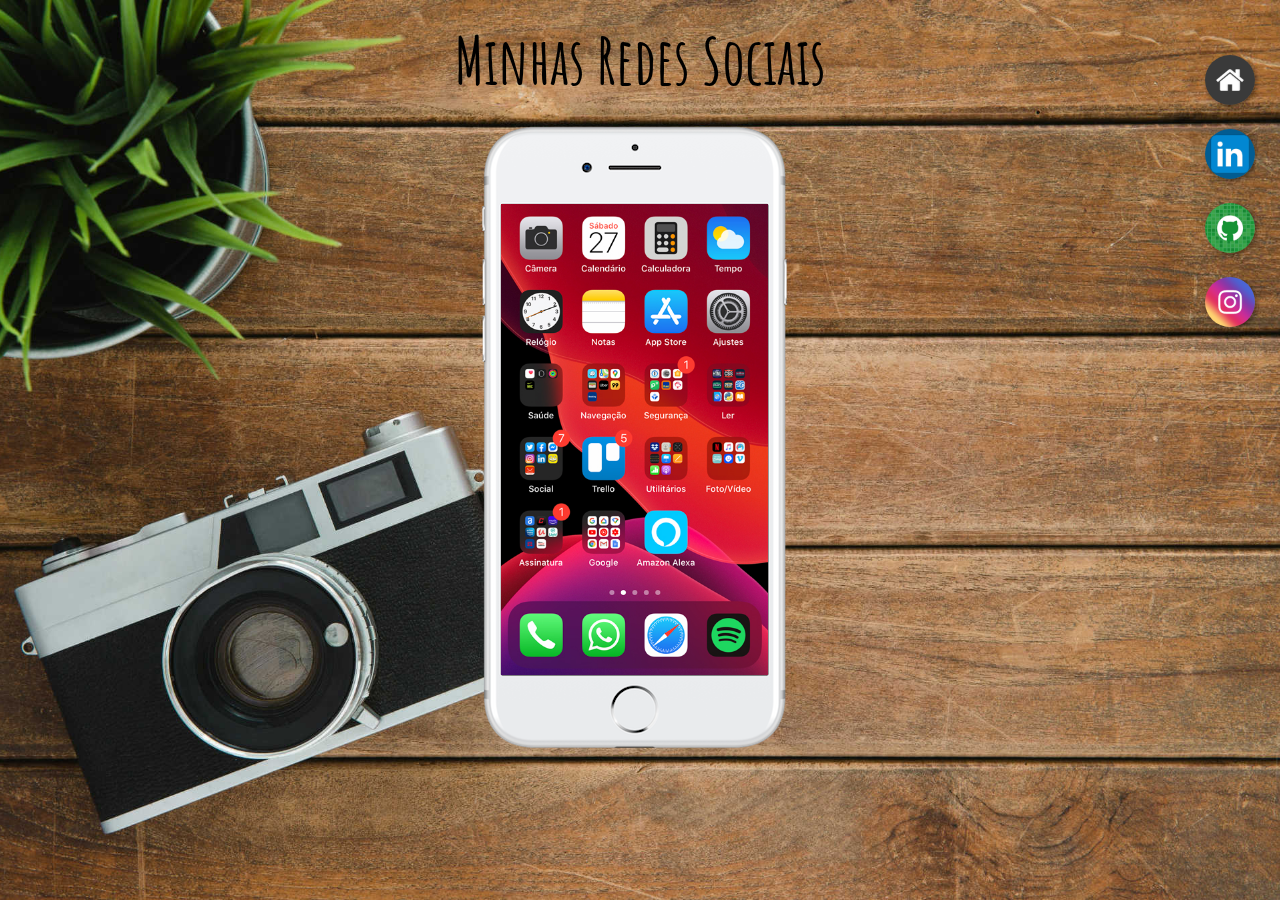
<file: index.html>
<!DOCTYPE html>
<html lang="pt-br">
<head>
    <meta charset="UTF-8">
    <meta name="viewport" content="width=device-width, initial-scale=1.0">
    <link rel="shortcut icon" href="./imagens/favicon-william-type3.ico" type="image/x-icon">
    <title>Projeto Redes Sociais</title>

    <link rel="stylesheet" href="./estilos/style.css">
</head>
<body>
    <header>
        <h1>Minhas Redes Sociais</h1>
    </header>
    <main>
        <section id="telefone">
            <iframe src="home.html" name="tela" id="tela" frameborder="0">
                Infelizmente seu navegador não é compatível
            </iframe>
        </section>
        <section id="redes-sociais">
            <a href="./home.html" target="tela"><img src="./imagens/logo-home.jpg" alt="Home"></a><br>
            <a href="./linkedin.html" target="tela"><img src="./imagens/logo-linkedin.jpg" alt="LinkedIn"></a><br>
            <a href="./github.html" target="tela"><img src="./imagens/logo-github.jpg" alt="GitHub"></a><br>
            <a href="./instagram.html" target="tela"><img src="./imagens/logo-instagram.jpg" alt="Instagram"></a><br>
        </section>
    </main>
</body>
</html>
</file>
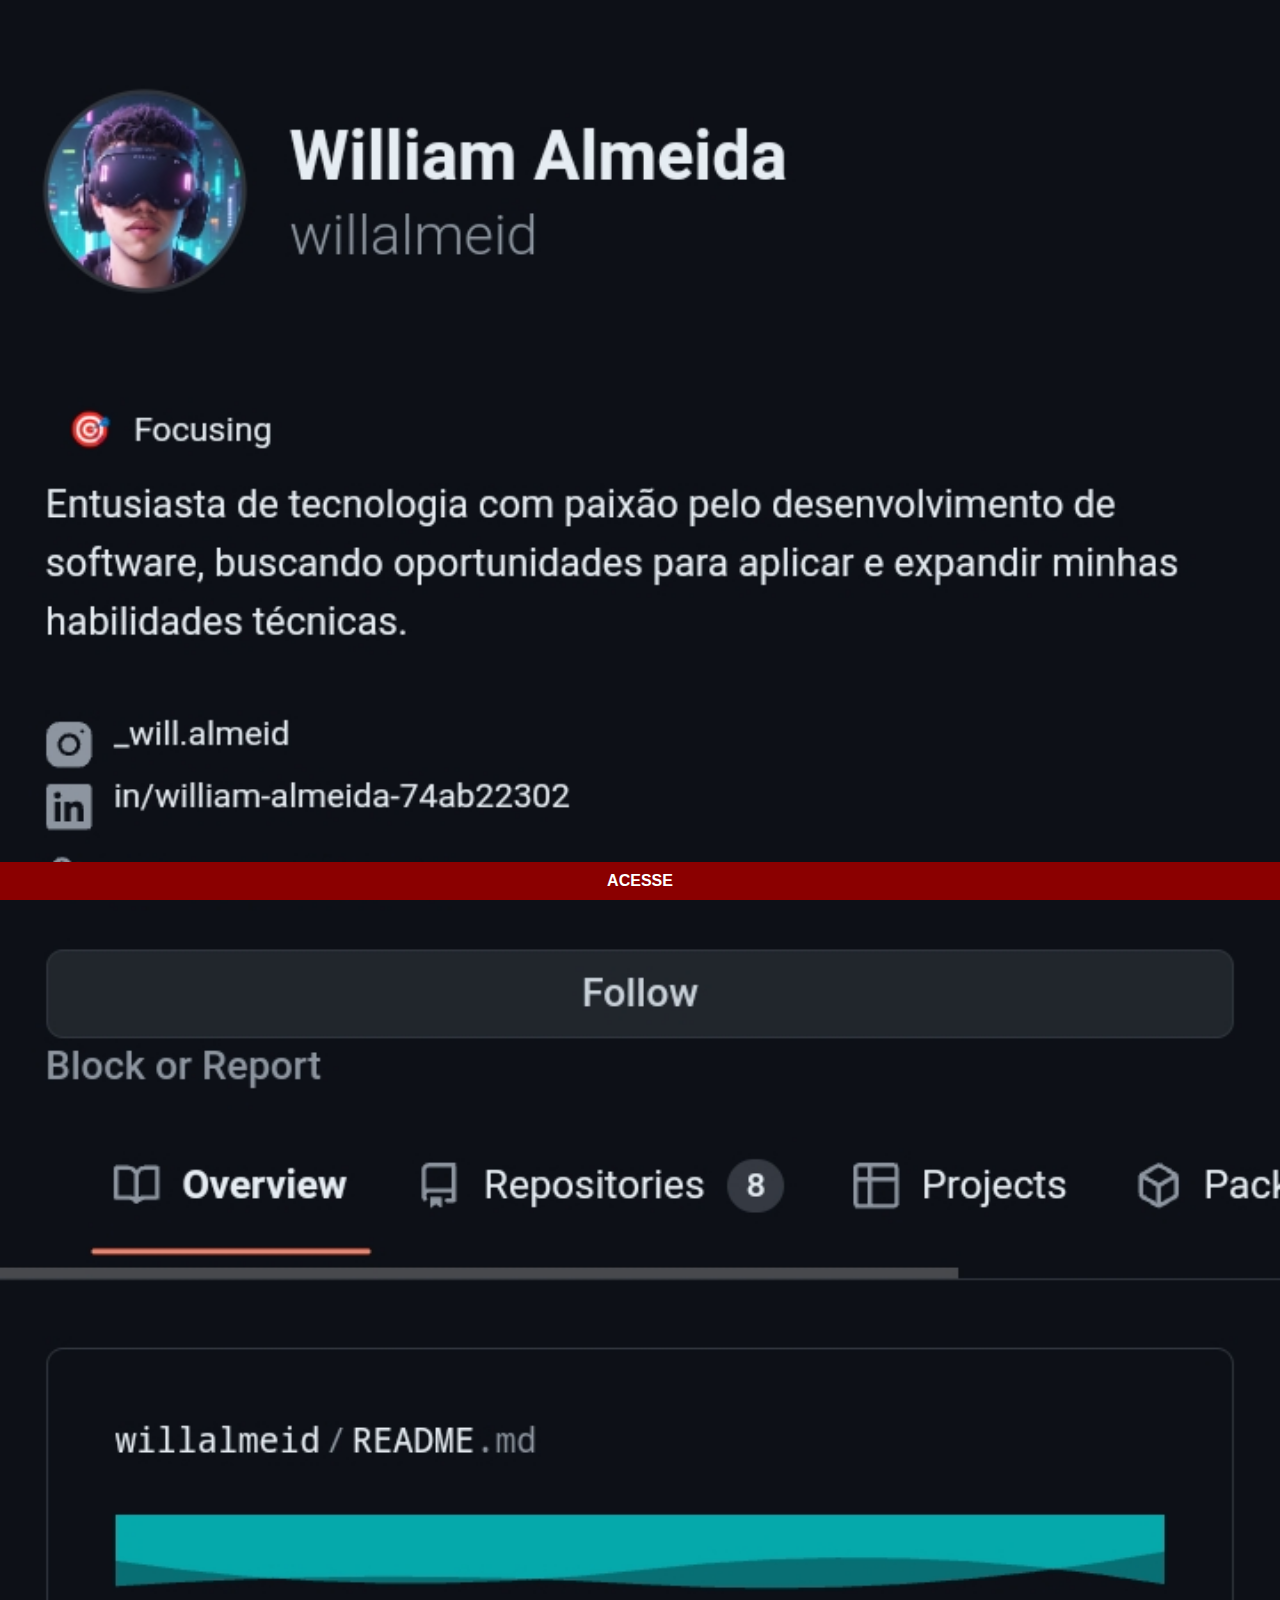
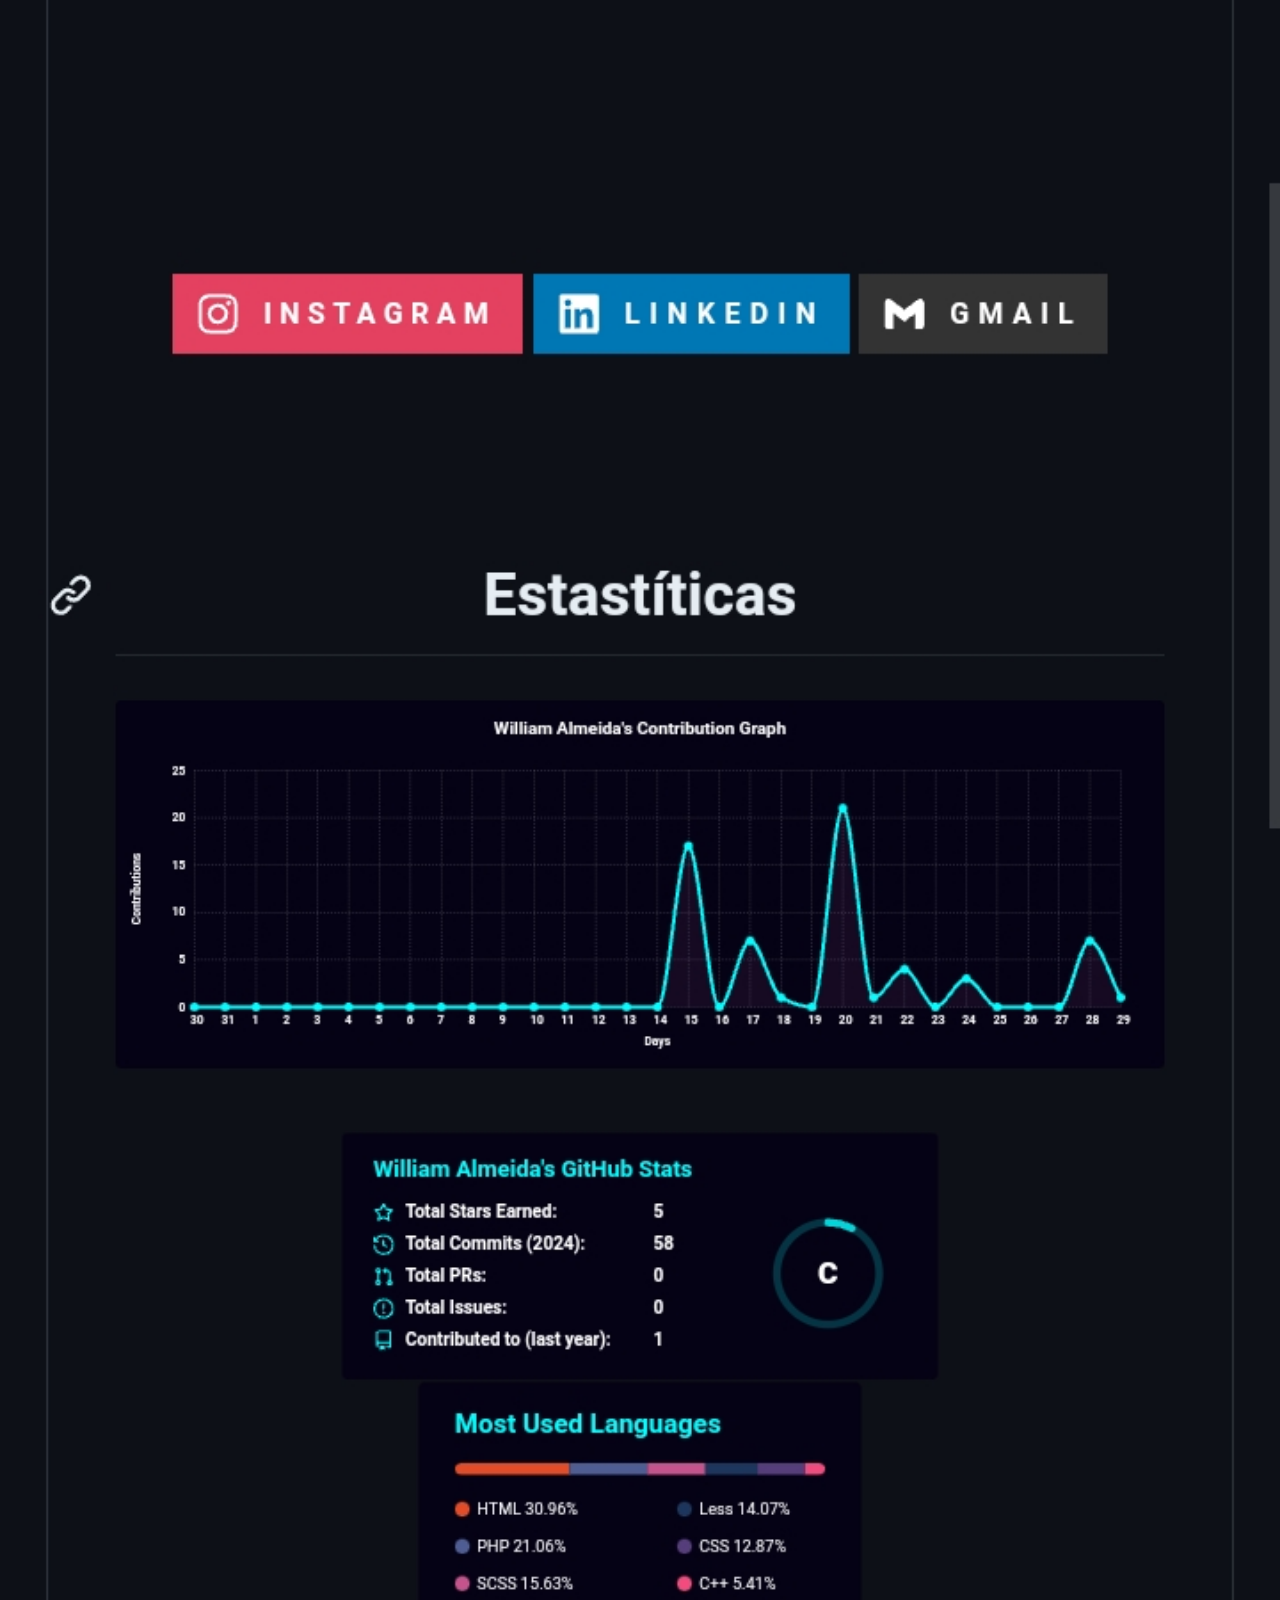
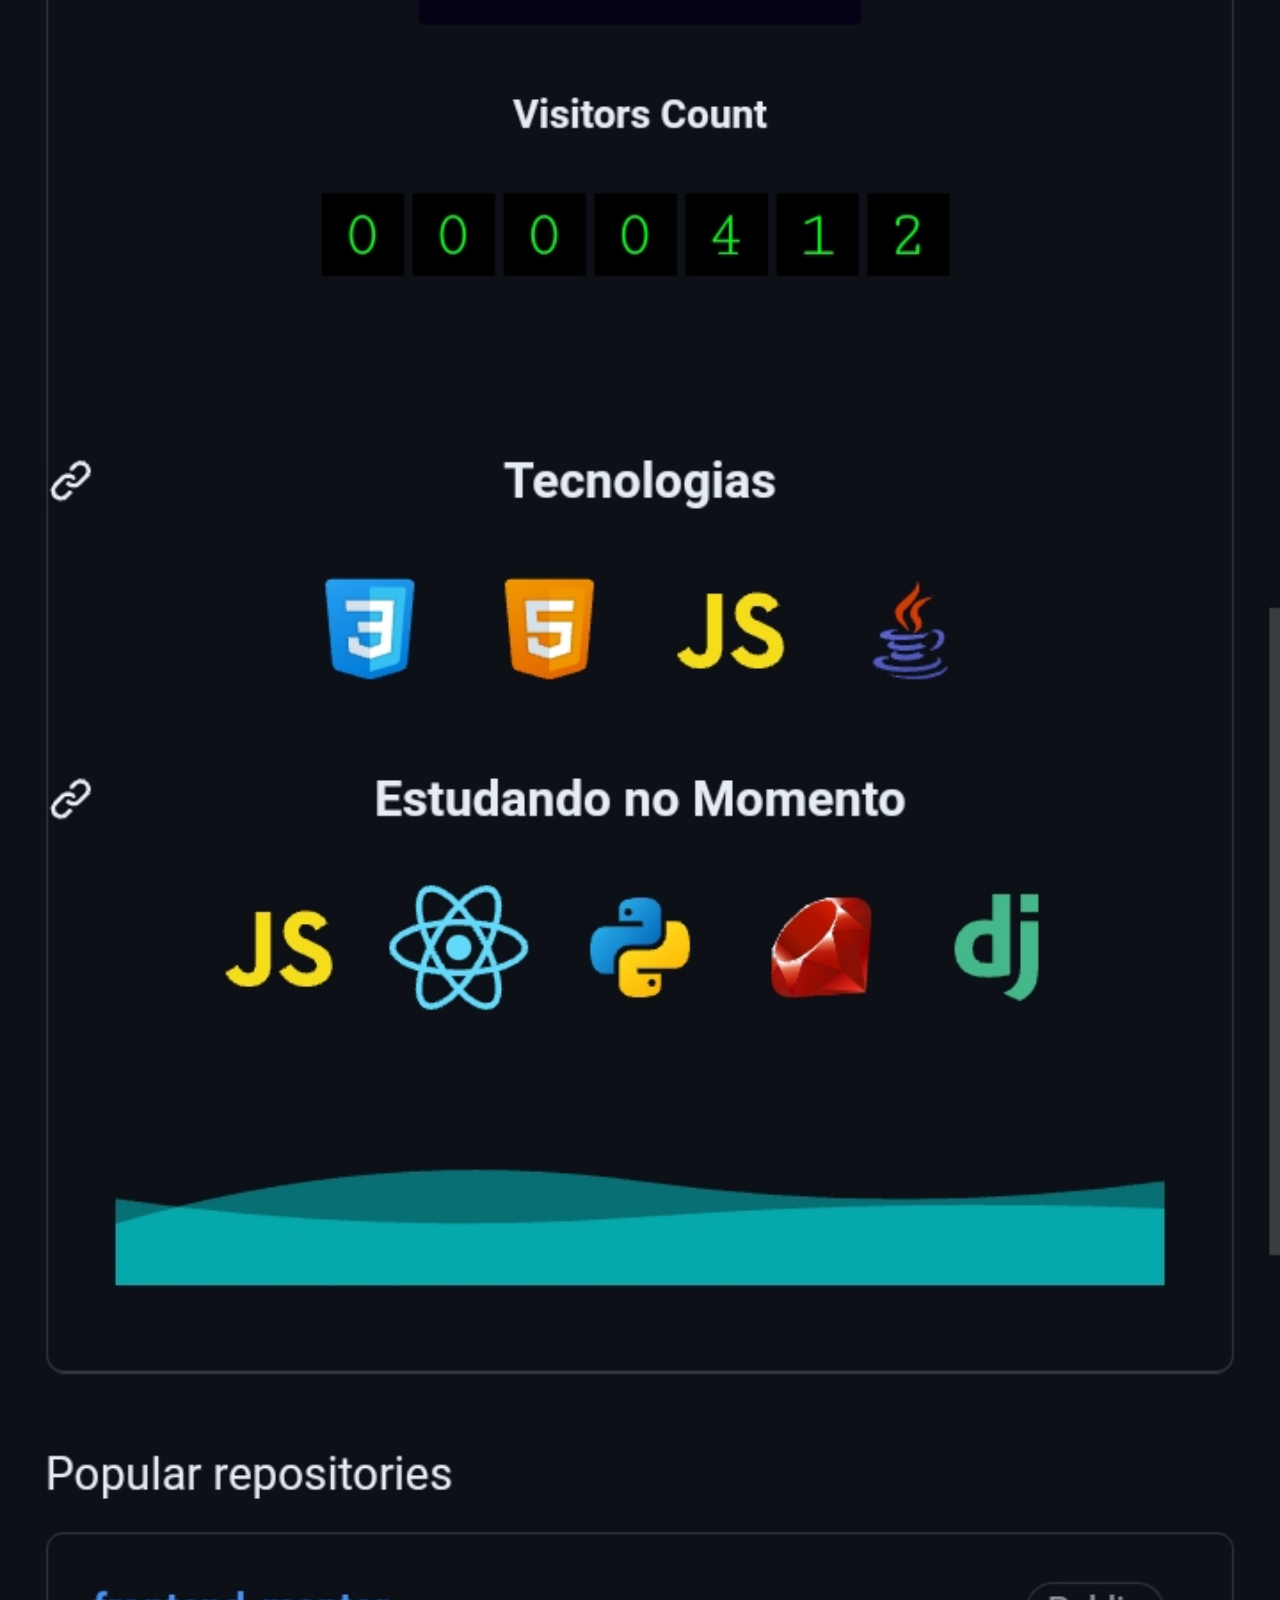
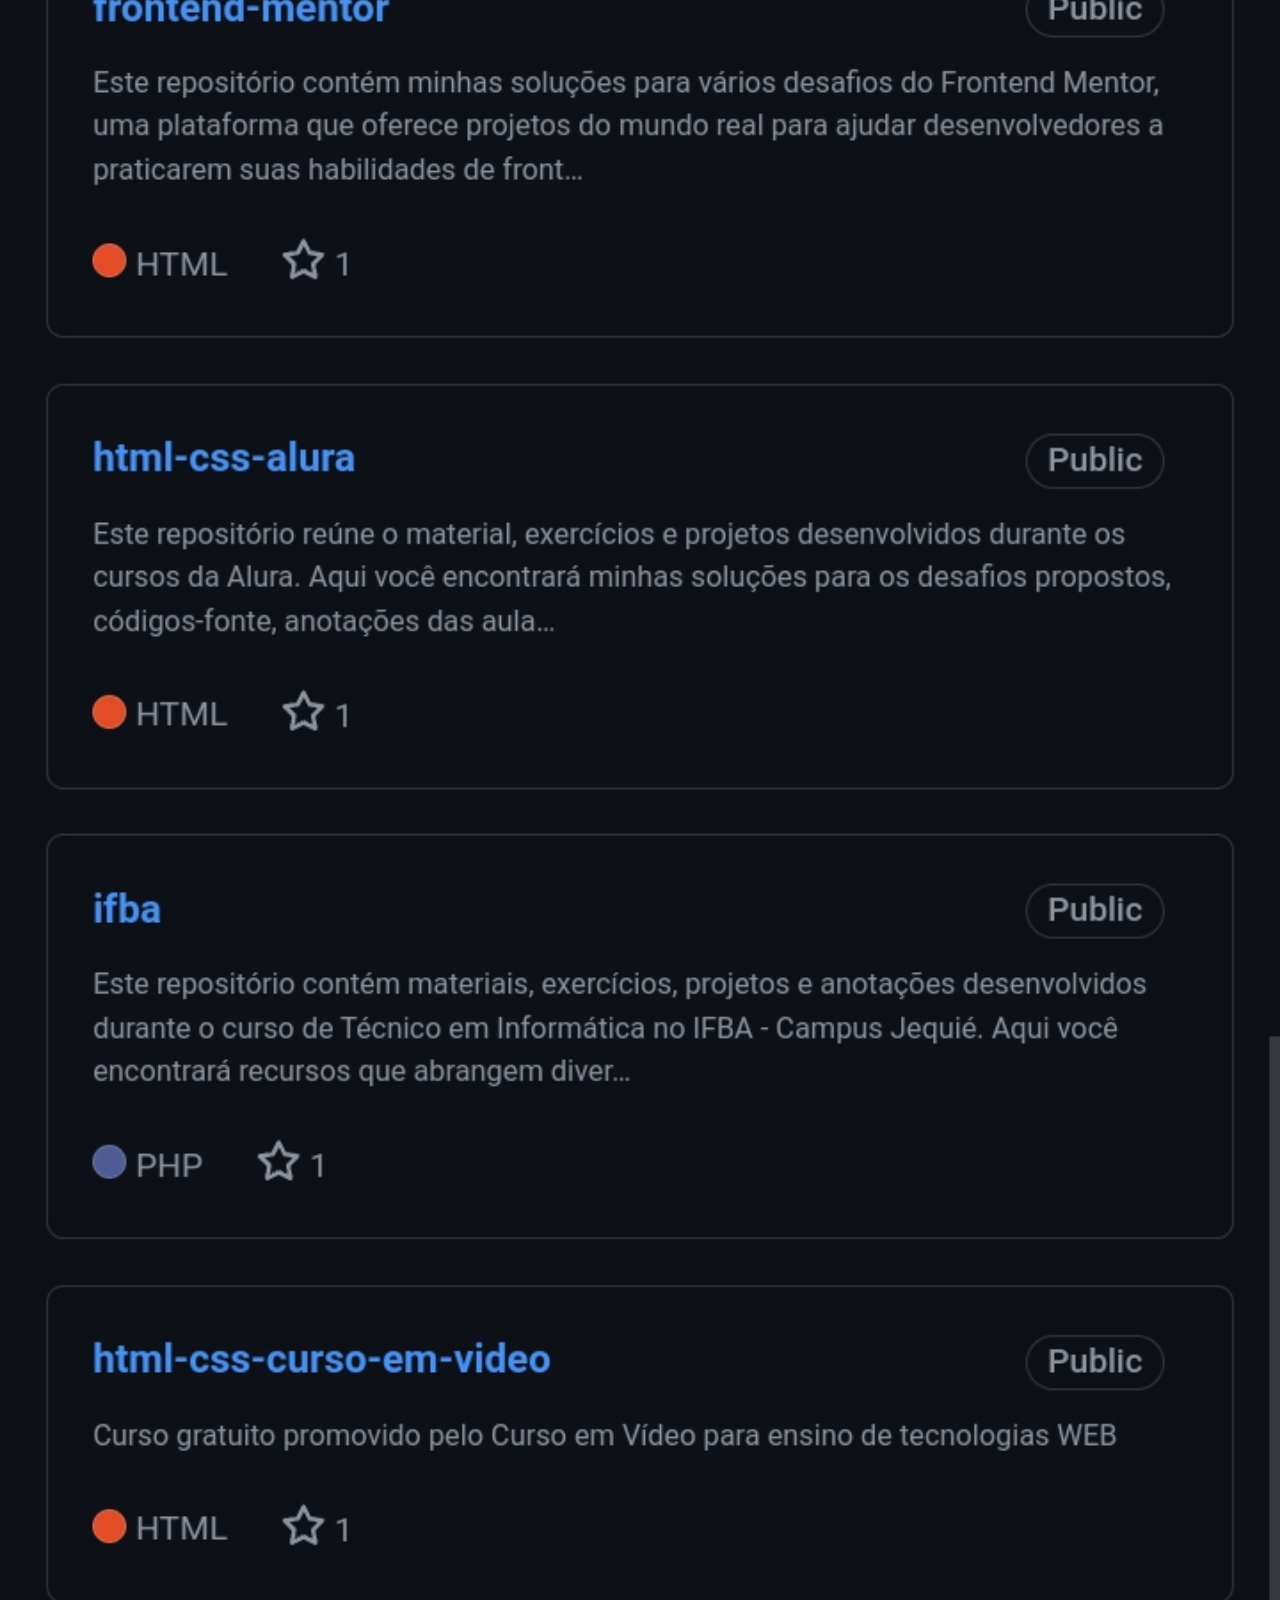
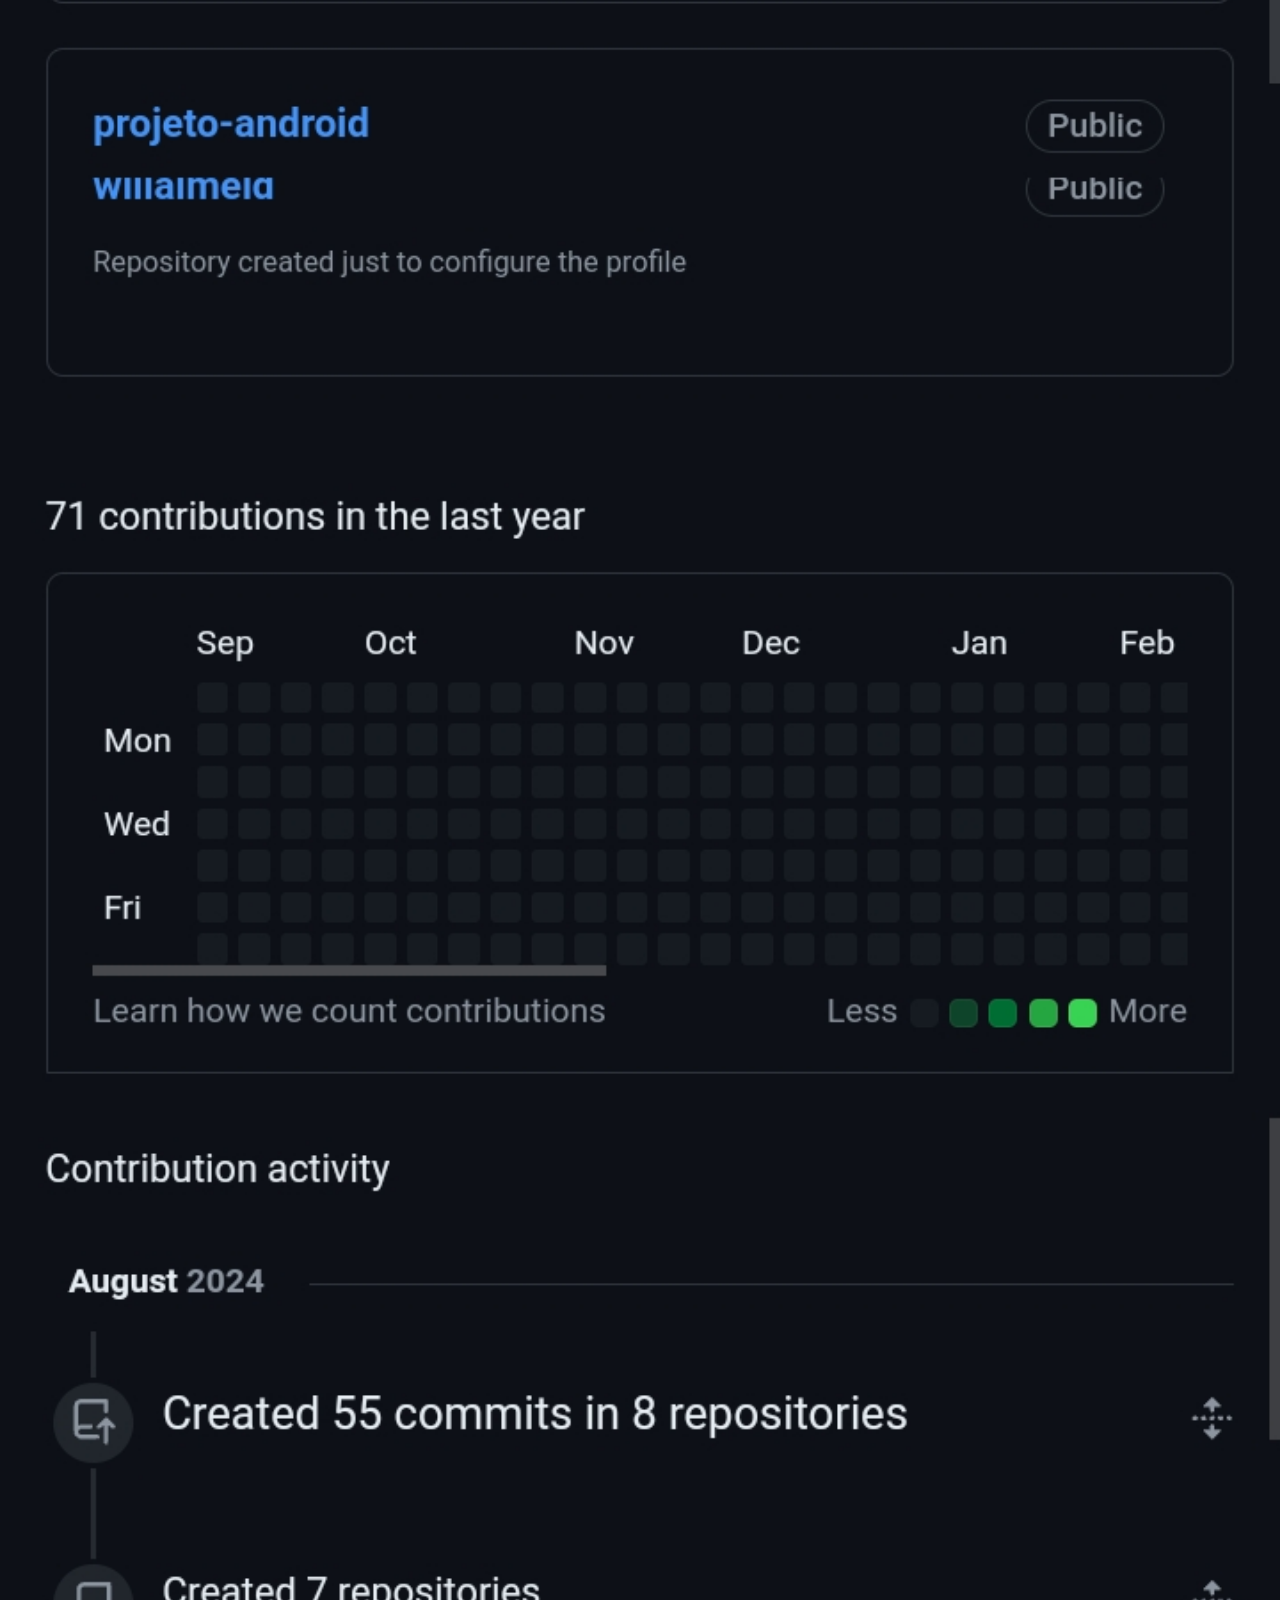
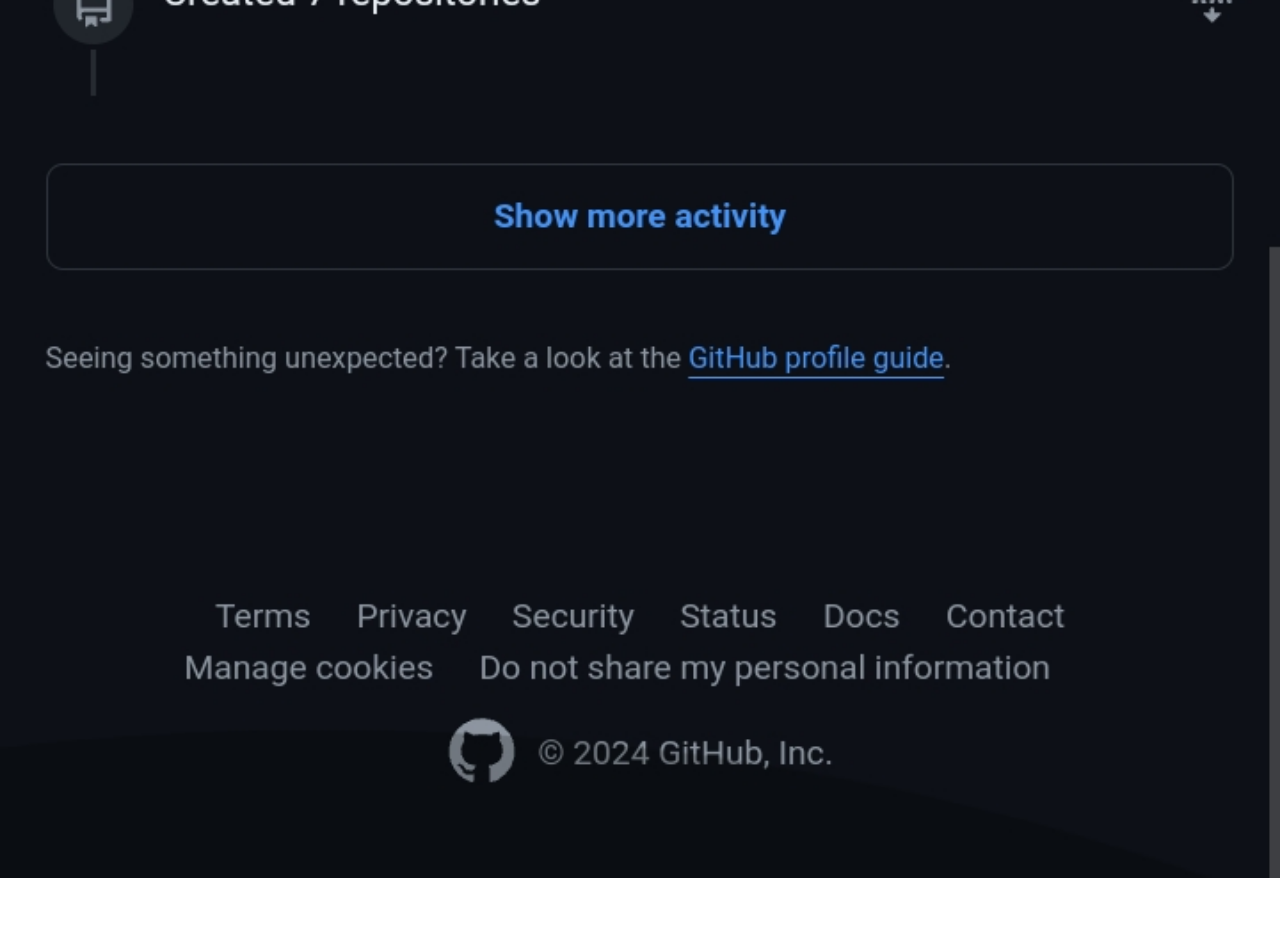
<file: github.html>
<!DOCTYPE html>
<html lang="pt-br">
<head>
    <meta charset="UTF-8">
    <meta http-equiv="X-UA-Compatible" content="IE=edge">
    <meta name="viewport" content="width=device-width, initial-scale=1.0">
    <title>Instagram</title>
    <link rel="stylesheet" href="estilos/social.css">
</head>
<body>
    <img src="./imagens/tela-github.jpg" alt="GitHub">
    <a href="https://github.com/willalmeid" target="_blank">ACESSE</a>
    <div></div>
</body>
</html>
</file>
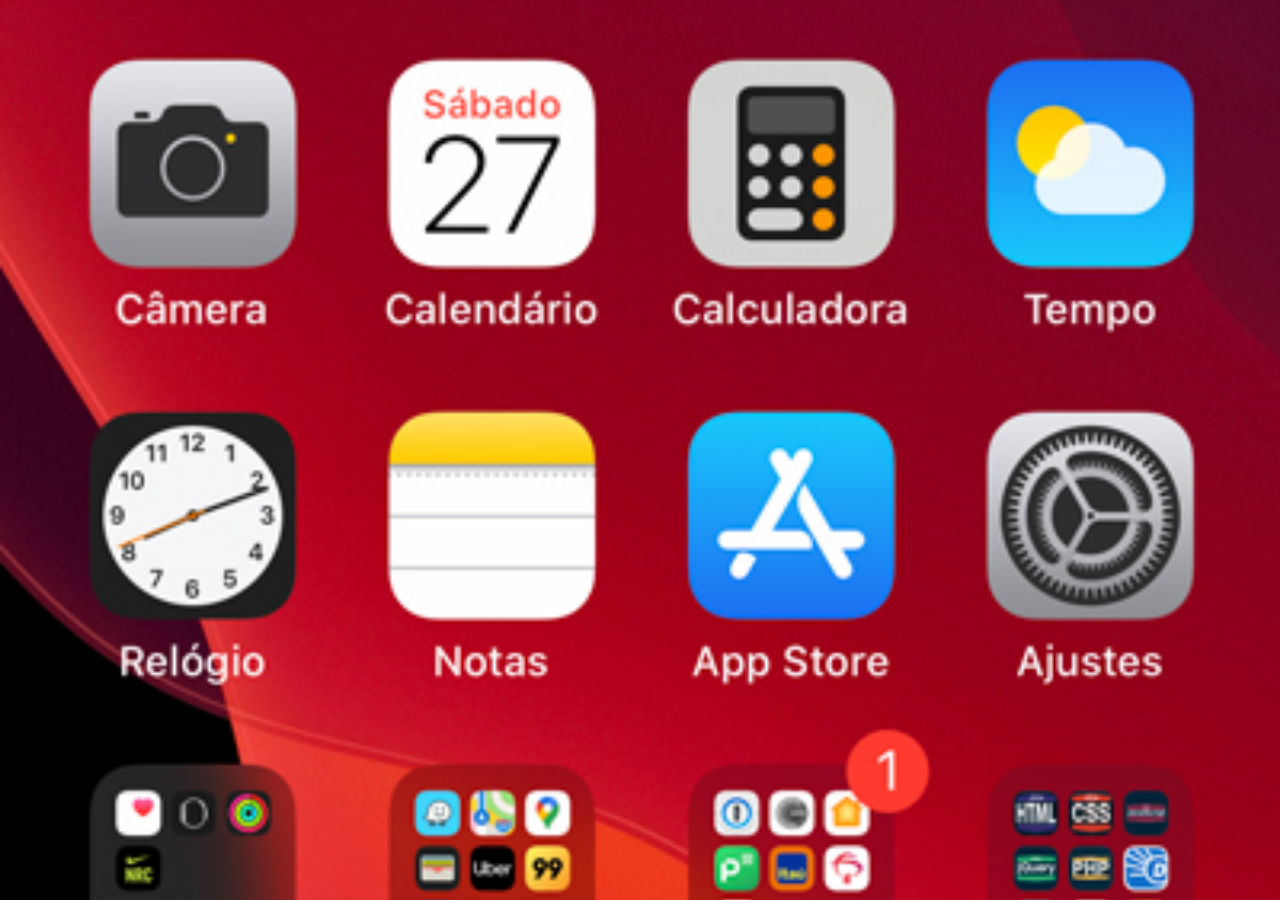
<file: home.html>
<!DOCTYPE html>
<html lang="pt-br">
<head>
    <meta charset="UTF-8">
    <meta http-equiv="X-UA-Compatible" content="IE=edge">
    <meta name="viewport" content="width=device-width, initial-scale=1.0">
    <title>Home</title>
    <style>

        * {
            margin: 0px;
            padding: 0px;
        }

        body {
            height: 100vh;
            width: 100vw;
            background: black url('imagens/tela-home.jpg') no-repeat top center;
            background-size: cover;
        }
    </style>
</head>
<body>
    
</body>
</html>
</file>
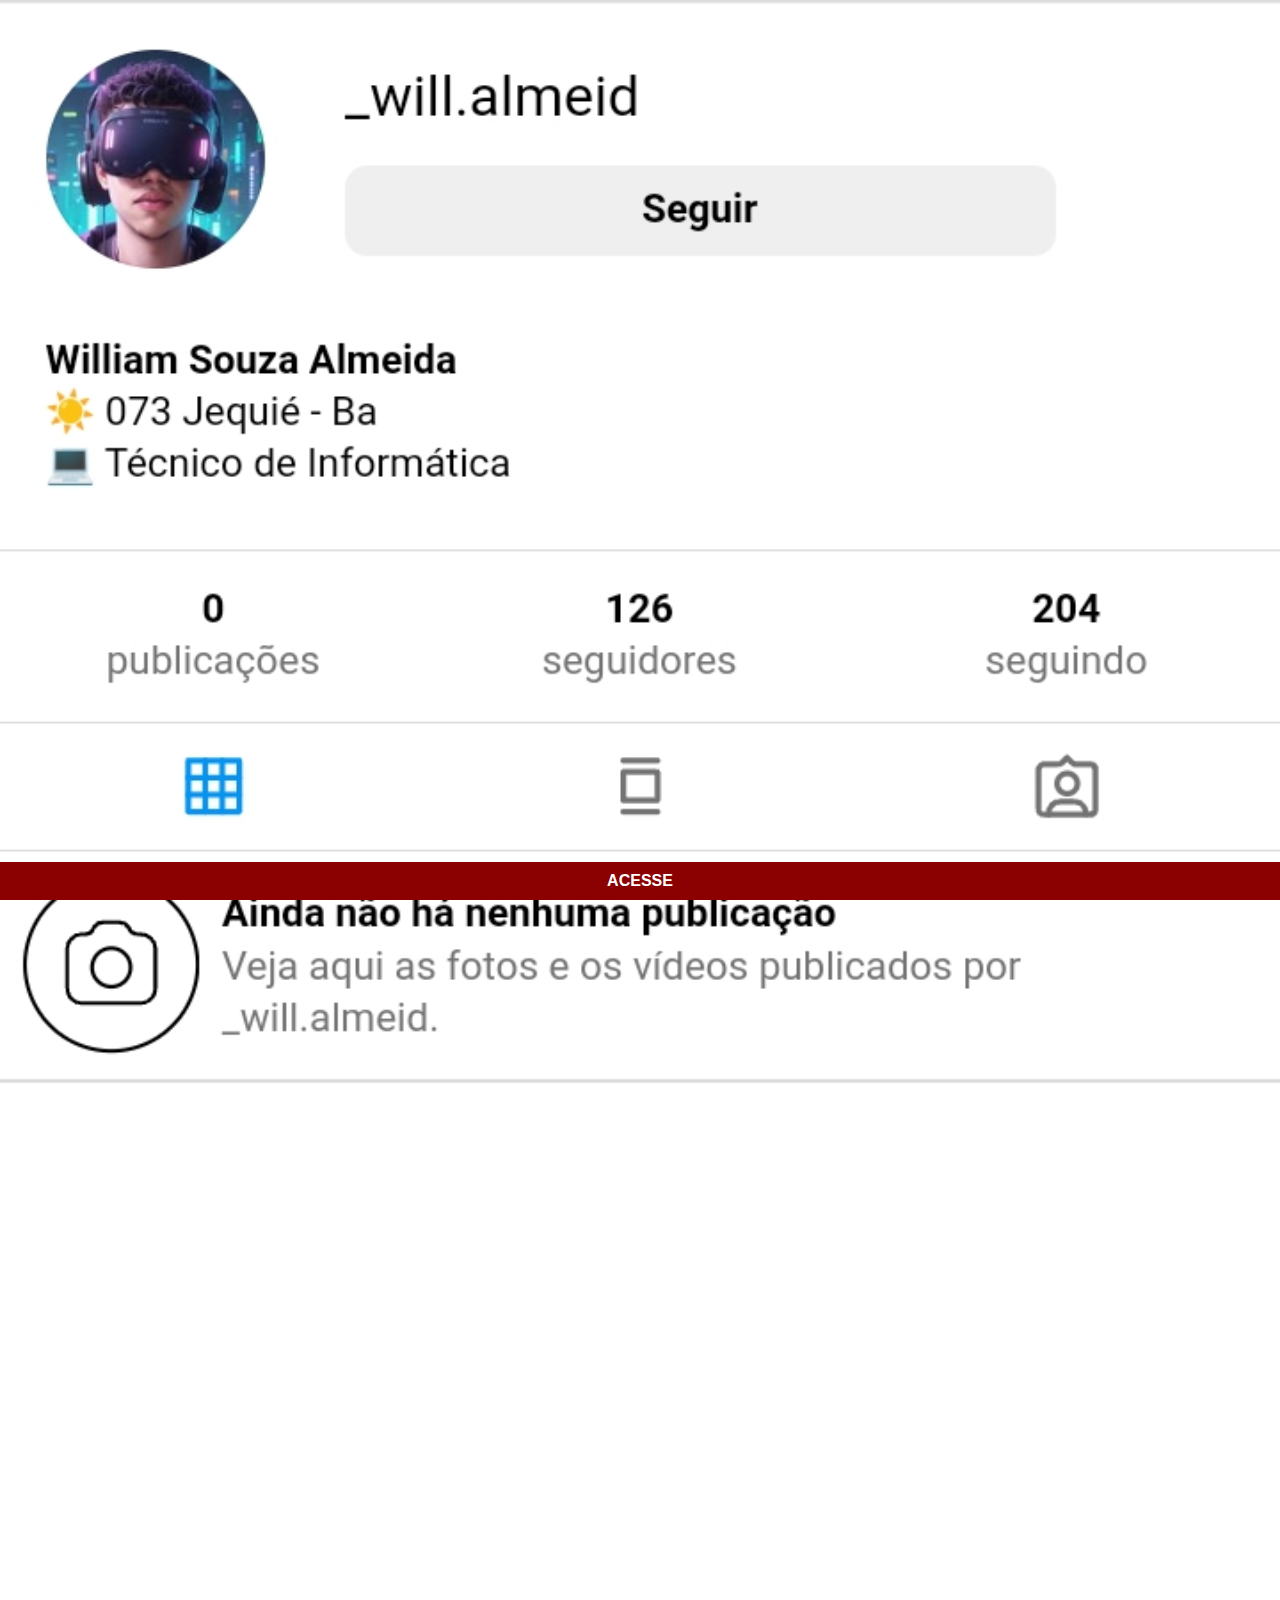
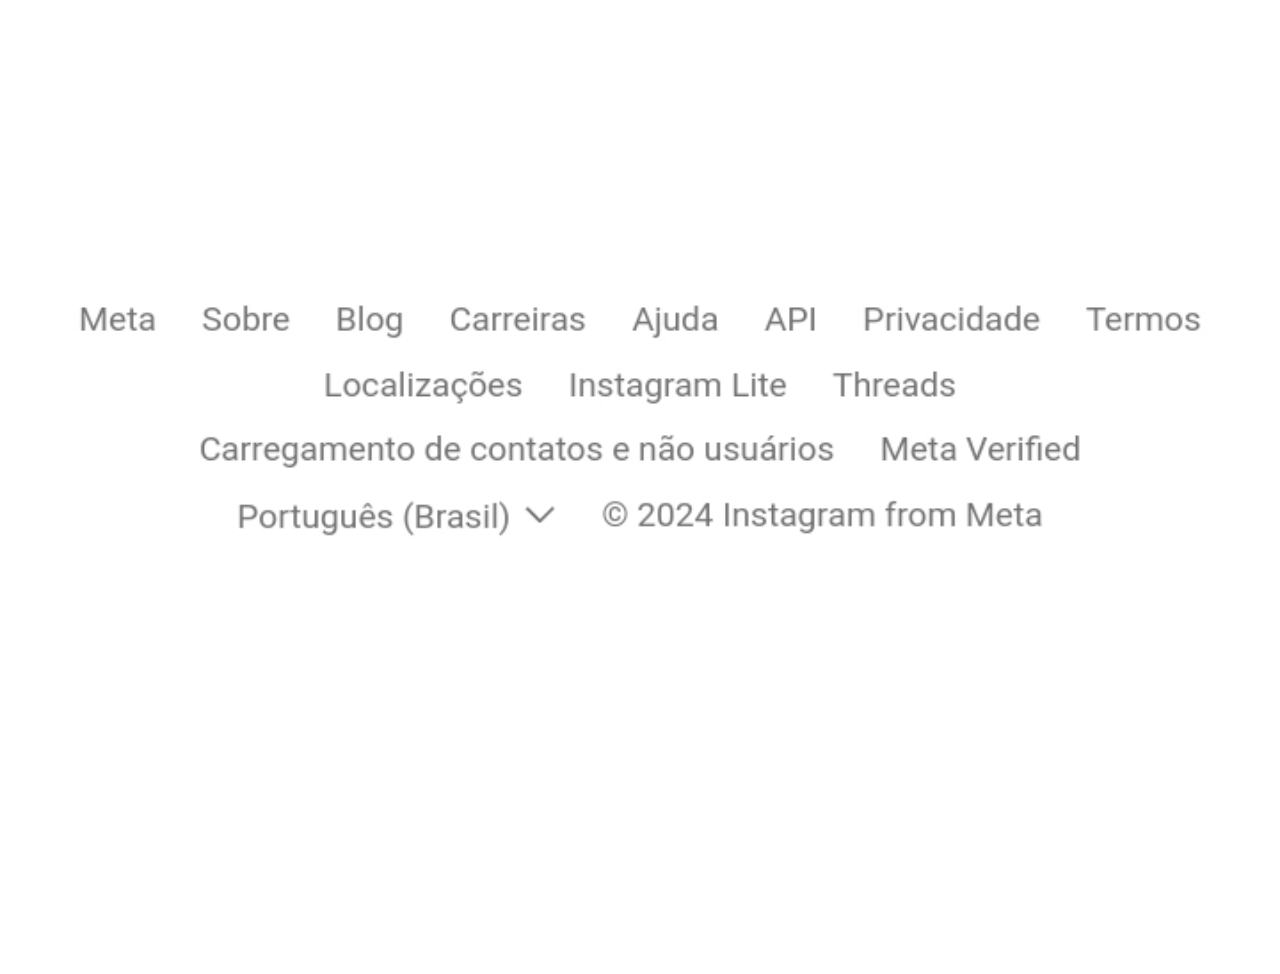
<file: instagram.html>
<!DOCTYPE html>
<html lang="pt-br">
<head>
    <meta charset="UTF-8">
    <meta http-equiv="X-UA-Compatible" content="IE=edge">
    <meta name="viewport" content="width=device-width, initial-scale=1.0">
    <title>Instagram</title>
    <link rel="stylesheet" href="estilos/social.css">
</head>
<body>
    <img src="./imagens/tela-instagram.jpg" alt="Instagram">
    <a href="https://www.instagram.com/_will.almeid/" target="_blank">ACESSE</a>
    <div></div>
</body>
</html>
</file>
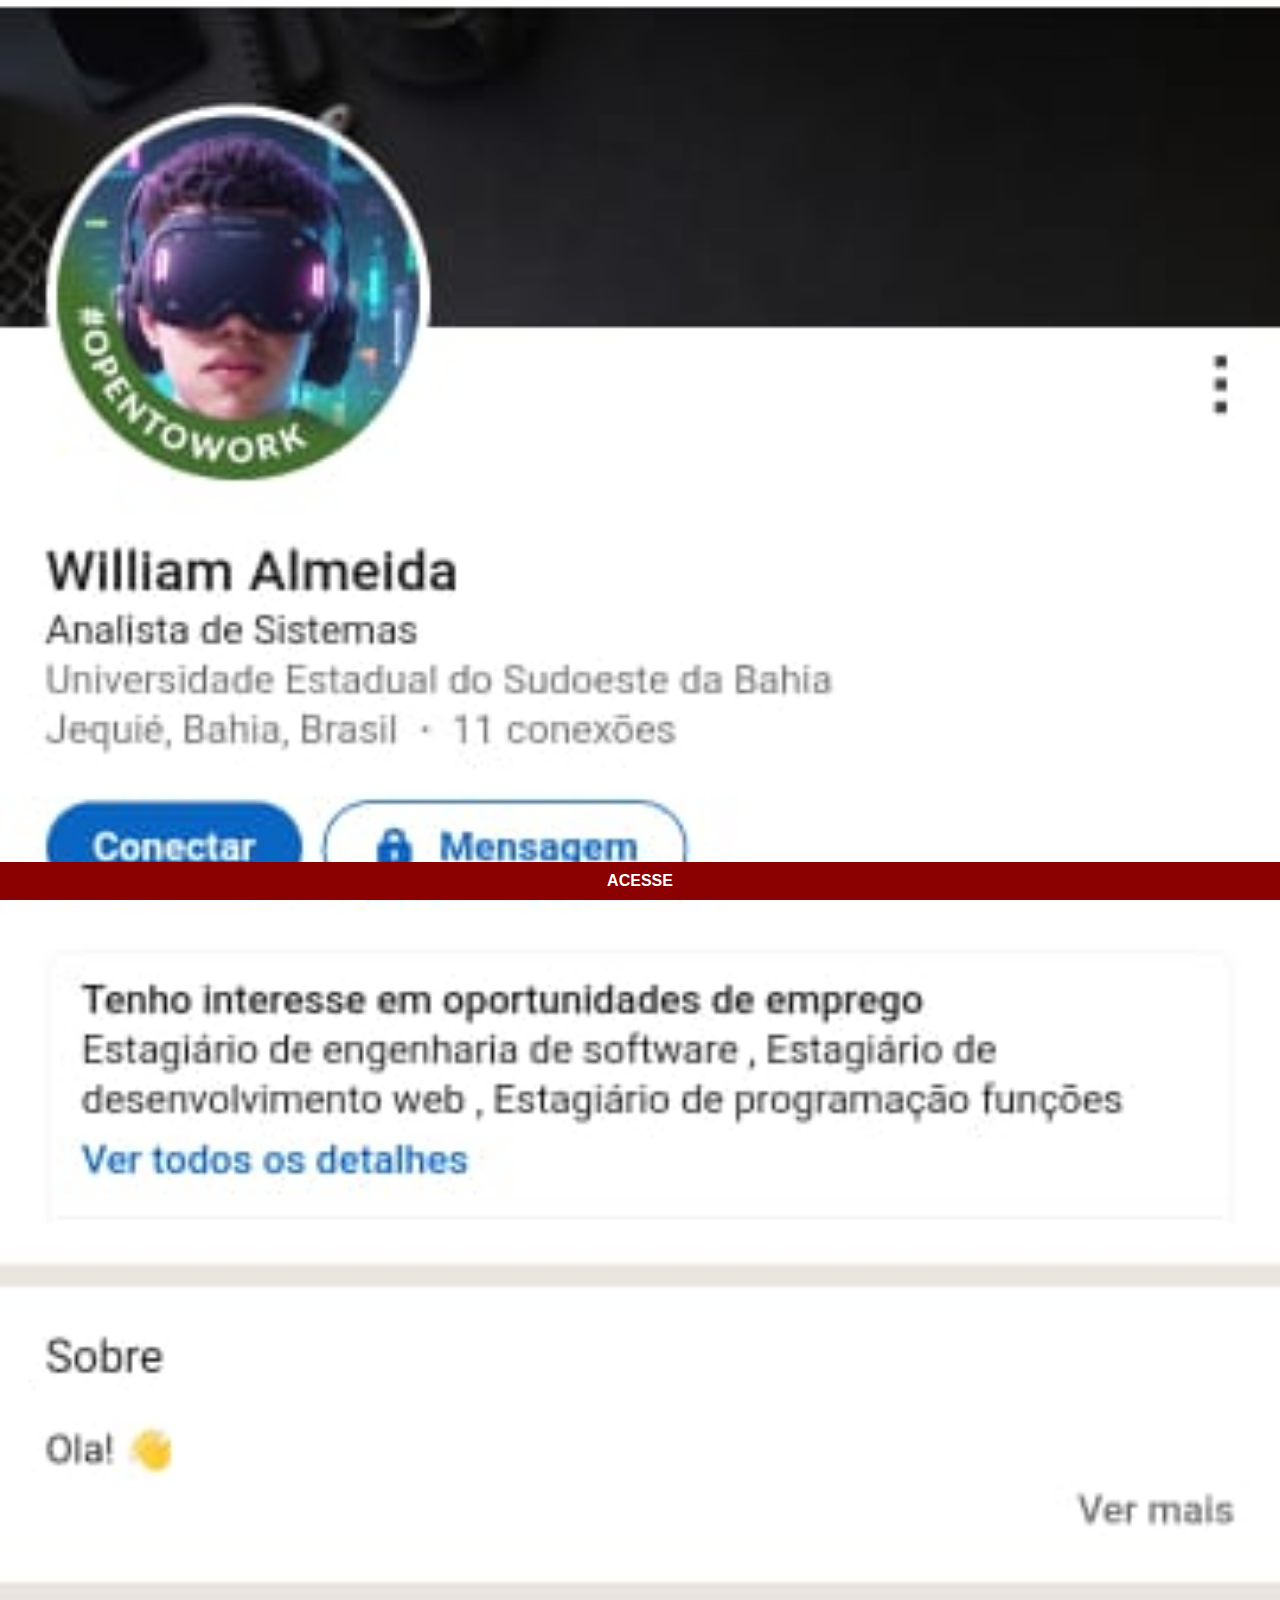
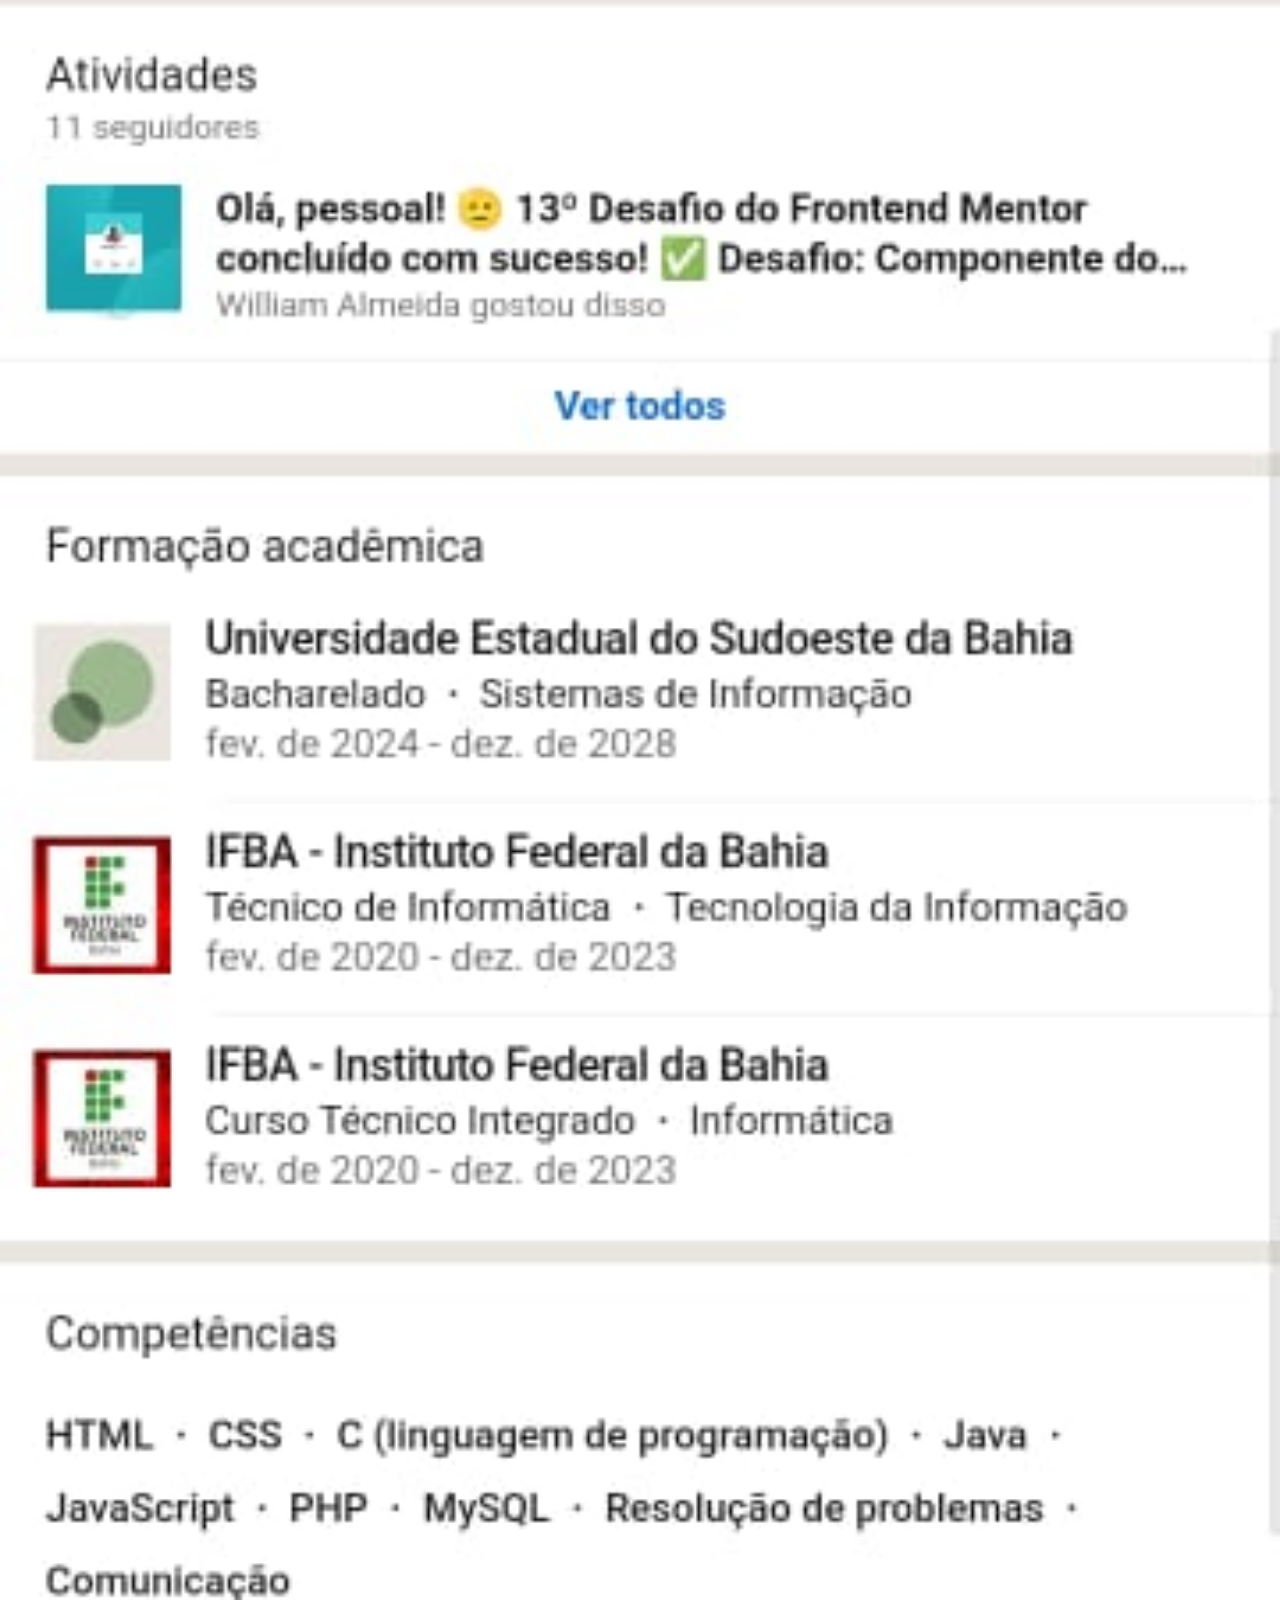
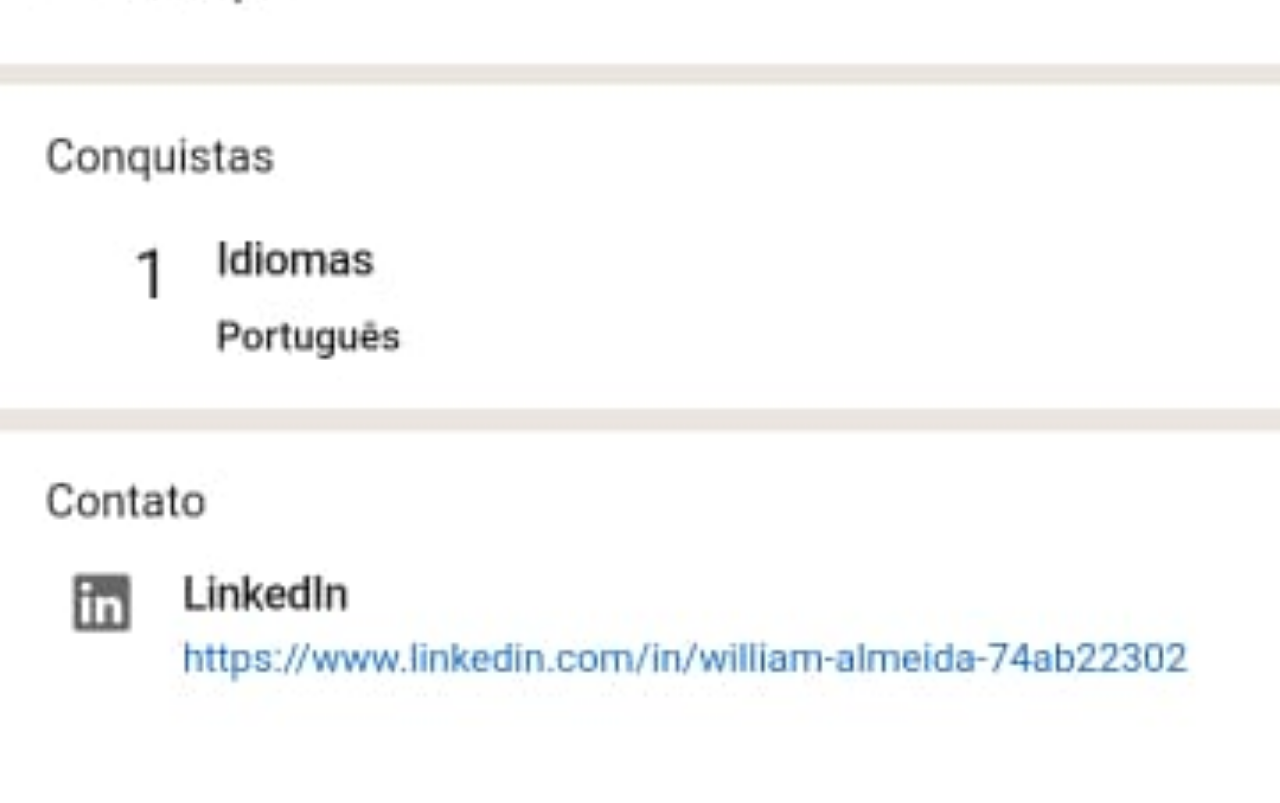
<file: linkedin.html>
<!DOCTYPE html>
<html lang="pt-br">
<head>
    <meta charset="UTF-8">
    <meta http-equiv="X-UA-Compatible" content="IE=edge">
    <meta name="viewport" content="width=device-width, initial-scale=1.0">
    <title>Instagram</title>
    <link rel="stylesheet" href="estilos/social.css">
</head>
<body>
    <img src="./imagens/tela-linkedin.jpg" alt="LinkedIn">
    <a href="https://www.linkedin.com/in/william-almeida-74ab22302/" target="_blank">ACESSE</a>
    <div></div>
</body>
</html>
</file>
<file: estilos/style.css>
@charset "UTF-8";

@import url("https://fonts.googleapis.com/css2?family=Amatic+SC:wght@700&display=swap");

:root {
    --font1: "Amatic SC", cursive;
    justify-content: space-evenly;
}

* {
    margin: 0;
    padding: 0;
    box-sizing: border-box;
}

html,
body {
    width: 100%;
    height: 100vh;
}

body {
    background: transparent url(../imagens/fundo.jpg) no-repeat center center;
    background-size: cover;
    background-attachment: fixed;
}

header {
    height: 5%;
    padding-top: 20px;
    text-align: center;
    font-family: var(--font1);
    font-size: 2em;
}

main {
    position: relative;
    height: 90%;
}

section#telefone {
    position: absolute;
    top: 50%;
    left: 50%;
    transform: translate(-50%, -50%);

    width: 322px;
    height: 652px;
    background: transparent url(../imagens/frame-iphone.png) no-repeat;
}

iframe#tela {
    position: relative;
    top: 80px;
    left: 22px;

    width: 267px;
    height: 471px;
}

section#redes-sociais {
    text-align: right;
}

section#redes-sociais a img {
    width: 50px;
    margin: 10px;
    margin-right: 25px;
    border-radius: 50%;
    box-shadow: 2px 2px 5px rgba(0, 0, 0, 0.4);
}

section#redes-sociais a img:hover {
    border: 2px solid rgba(255, 255, 255, 0.6);
    transform: translate(2px, 1px);
    box-shadow: 5px 5px 10px rgba(0, 0, 0, 0.6);
    transition: transform 0.7s, border 0.5s;
}
</file>
<file: estilos/social.css>
@charset "UTF-8";

* {
    margin: 0px;
    padding: 0px;
    font-family: Arial, Helvetica, sans-serif;
}

::-webkit-scrollbar {
    width: 0px;
    height: 0px;
}

img {
    width: 100vw;
}

a {
    position: fixed;
    bottom: 0px;
    width: 100vw;

    padding: 10px;
    padding-left: 0px;
    color: white;
    background-color: darkred;
    text-align: center;
    font-weight: bolder;
    text-decoration: none;

    display: block;
}

a:hover {
    background-color: red;
}

div {
    height: 7.4vh;
    width: 100vw;
}
</file>
